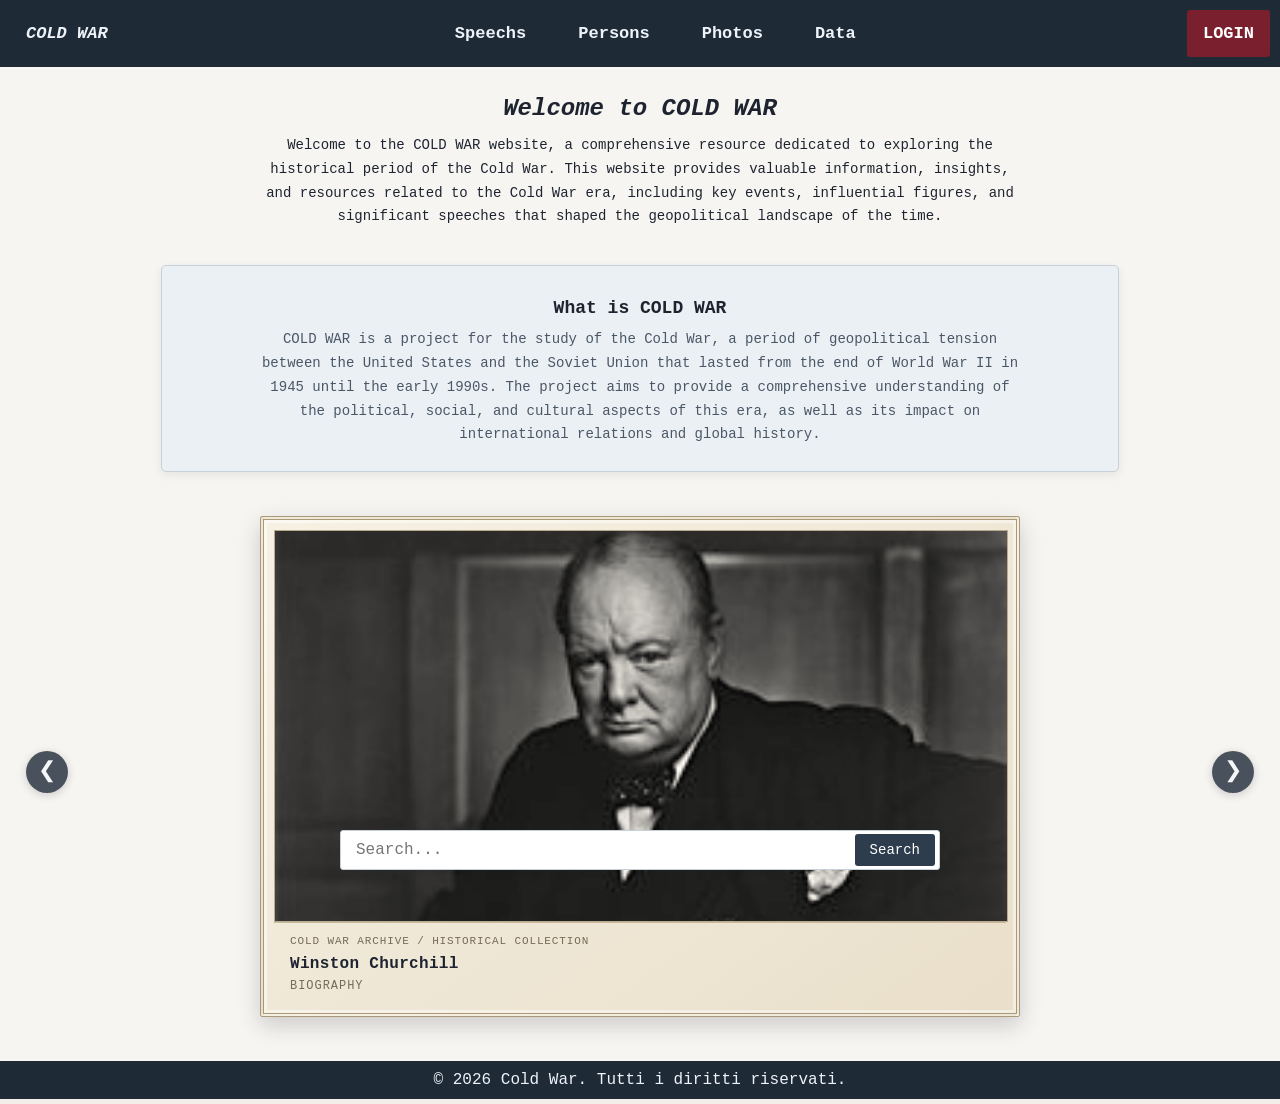
<file: index.html>
<!DOCTYPE html>

<html>
    <head> <!-- HEADER OF THE PAGE AND METADATAS IN DUBLIN CORE -->
        <link rel="stylesheet" href="css/myStyle.css">
        <script src="js/myScript.js" defer></script>
        <title>COLD WAR</title>
        <meta charset="UTF-8">
        <meta http-equiv="X-UA-Compatible" content="IE=edge">
        <meta name="viewport" content="width=device-width, initial-scale=1.0">
        <meta name="author" content="Matteo Pellitteri">
        <meta name="description" content="A project exploring the history, people, events, and speeches of the Cold War.">
        <meta name="DC.title" content="COLD WAR">
        <meta name="DC.creator" content="Matteo Pellitteri">
        <meta name="DC.subject" content="Cold War">
        <meta name="DC.description" content="A project exploring the history, people, events, and speeches of the Cold War.">
        <meta name="DC.publisher" content="COLD WAR">
        <meta name="DC.type" content="Text">
        <meta name="DC.format" content="text/html">
        <meta name="DC.language" content="en">
    </head>

    <body>
        <header>
            <nav class="navbar"> <!-- NAVIGATIONBAR ON THE TOP OF THE PAGE -->
                <div class="navbar_left"> <!-- LOGO OF THE PAGE -->
                    <a href="index.html" id="logo" title="HOME"><b>COLD WAR</b></a>
                </div>

                <div class="navbar_center"> <!-- NAVIGATION LINKS -->
                    <a href="speechs.html" title="SPEECHS"><b>Speechs</b></a>
                    <a href="persons.html" title="PERSONS"><b>Persons</b></a>
                    <a href="#" title="PHOTOS"><b>Photos</b></a>
                    <a href="metadata.html" title="METADATA"><b>Data</b></a>
                </div>

                <div class="navbar_right"> <!-- LOGIN LINK -->
                    <a href="login.html" id="login" title="LOGIN"><b>LOGIN</b></a>
                </div>
            </nav>
        </header>

        <main class="home-page">
            <section class="welcome"> <!-- WELCOME TO THE PAGE -->
                <h2>Welcome to COLD WAR</h2> <!-- INTRO -->

                <p>
                    Welcome to the COLD WAR website, a comprehensive resource dedicated to exploring the historical period 
                    of the Cold War. This website provides valuable information, insights, and resources related to the Cold 
                    War era, including key events, influential figures, and significant speeches that shaped the geopolitical 
                    landscape of the time.
                </p>
            </section>

            <section class="pagedescription"> <!-- PAGE DESCRIPTION -->
                <h3><b>What is COLD WAR</b></h3>

                <p>
                    COLD WAR is a project for the study of the Cold War, a period of geopolitical tension between the United 
                    States and the Soviet Union that lasted from the end of World War II in 1945 until the early 1990s. The 
                    project aims to provide a comprehensive understanding of the political, social, and cultural aspects of 
                    this era, as well as its impact on international relations and global history.
                </p>
            </section>

            <section class="slideshow"> <!-- IMPORTANT CONTENT SLIDESHOW -->
                <div class="card"> <!-- WINSTON CHURCHILL BIOGRAPHY -->
                    <a href="churchill.html" title="Winston Churchill">
                        <img src="photos/250px-Sir_Winston_Churchill_-_19086236948-2138968114.jpg" alt="Winston Churchill">
                        <div class="card_info">
                            <h3>Winston Churchill</h3>
                            <p>Biography</p>
                        </div>
                    </a>
                </div>

                <div class="card"> <!-- SINEWS OF PEACE SPEECH -->
                    <a href="sinewsofpeace.html" title="Sinews of peace">
                        <img src="photos/19460305_Winston_Churchill-The_Sinews_of_Peace-CHURCHILL-1124176289.jpg" alt="Winston Churchill delivering The Sinews of Peace">
                        <div class="card_info">
                            <h3>Sinews of peace</h3>
                            <p>Speech</p>
                        </div>
                    </a>
                </div>

                <div class="controls"> <!-- SLIDESHOW CONTROLS -->
                    <a class="prev" onclick="plusSlides(-1)">&#10094;</a>
                    <a class="next" onclick="plusSlides(1)">&#10095;</a>
                </div>

                <script src="js/slideshow.js"></script>
            </section>

            <section class="searchbar"> <!-- SEARCHBAR -->
                <form>
                    <input type="text" placeholder="Search...">
                    <button type="submit">Search</button>
                </form>
            </section>
        </main>

        <footer class="footer"> <!-- FOOTER AT THE BOTTON OF THE PAGE -->
            <p>&copy; 2026 Cold War. Tutti i diritti riservati.</p>
        </footer>
    </body>
</html>
</file>
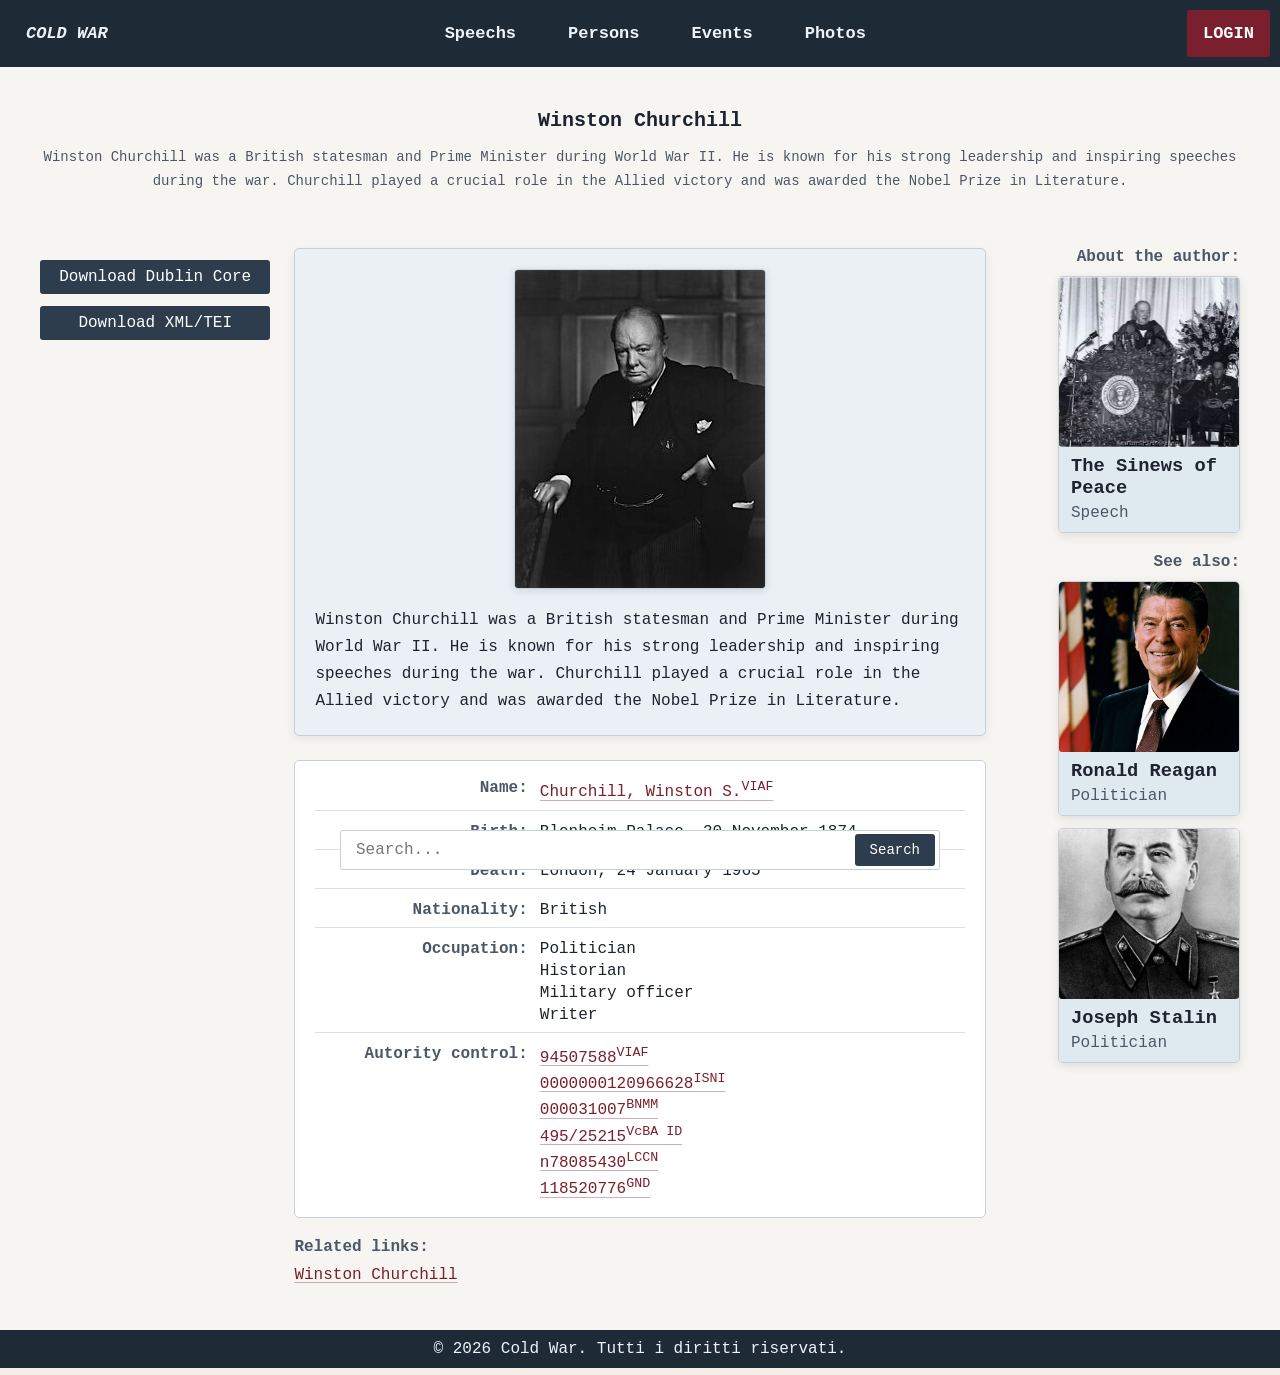
<file: churchill.html>
<!DOCTYPE html>

<html>
    <head> <!-- HEADER OF THE PAGE AND METADATAS IN DUBLIN CORE -->
        <link rel="stylesheet" href="css/myStyle.css">
        <script src="js/myScript.js" defer></script>
        <title>Winston Churchill</title>
        <meta charset="UTF-8">
        <meta http-equiv="X-UA-Compatible" content="IE=edge">
        <meta name="viewport" content="width=device-width, initial-scale=1.0">
        <meta name="author" content="Matteo Pellitteri">
        <meta name="description" content="A biographical profile of British statesman Winston Churchill, including key dates and links to related resources.">
        <meta name="DC.title" content="Winston Churchill">
        <meta name="DC.creator" content="Matteo Pellitteri">
        <meta name="DC.subject" content="Churchill, Winston S.">
        <meta name="DC.subject" content="Biography">
        <meta name="DC.description" content="A biographical profile of British statesman Winston Churchill, including key dates and links to related resources.">
        <meta name="DC.publisher" content="COLD WAR">
        <meta name="DC.coverage" content="1874-11-30/1965-01-24">
        <meta name="DC.identifier" content="https://viaf.org/en/viaf/94507588">
        <meta name="DC.type" content="Text">
        <meta name="DC.format" content="text/html">
        <meta name="DC.language" content="en">
    </head>

    <body>
        <header>
            <nav class="navbar"> <!-- NAVIGATIONBAR ON THE TOP OF THE PAGE -->
                <div class="navbar_left">
                    <a href="index.html" id="logo" title="HOME"><b>COLD WAR</b></a>
                </div>

                <div class="navbar_center"> <!-- NAVIGATION LINKS -->
                    <a href="speechs.html" title="SPEECHS"><b>Speechs</b></a>
                    <a href="persons.html" title="PERSONS"><b>Persons</b></a>
                    <a href="#" title="EVENTS"><b>Events</b></a>
                    <a href="#" title="PHOTOS"><b>Photos</b></a>
                </div>

                <div class="navbar_right">
                    <a href="login.html" id="login" title="LOGIN"><b>LOGIN</b></a>
                </div>
            </nav>
        </header>

        <main class="speech-page">
            <section class="pagedescription"> <!-- PAGE DESCRIPTION -->
                <h3><b>Winston Churchill</b></h3>
                <p>
                    Winston Churchill was a British statesman and Prime Minister during World War II. He is known for his strong 
                    leadership and inspiring speeches during the war. Churchill played a crucial role in the Allied victory and was 
                    awarded the Nobel Prize in Literature.
                </p>
            </section>

            <div class="speech-layout">
                <aside class="download-aside">
                    <a class="download-button" href="#" download>
                        Download Dublin Core
                    </a>
                    <a class="download-button" href="#" download>
                        Download XML/TEI
                    </a>
                </aside>

                <section class="speech-content">
                    <div class="speech-summary">

                        <img src="photos/250px-Sir_Winston_Churchill_-_19086236948-2138968114.jpg" alt="Winston Churchill">
                        <p>
                            Winston Churchill was a British statesman and Prime Minister during World War II. He is known for his strong 
                            leadership and inspiring speeches during the war. Churchill played a crucial role in the Allied victory and was 
                            awarded the Nobel Prize in Literature.
                        </p>
                    </div>

                    <section class="speechinfo"> <!-- SPEECH INFORMATION -->
                        <div>
                            <h4>Name: </h4>
                            <a href="https://viaf.org/en/viaf/94507588"><p>Churchill, Winston S.<sup>VIAF</sup></p></a>
                        </div>
                        <div>
                            <h4>Birth: </h4>
                            <p>Blenheim Palace, 30 November 1874</p>
                        </div>
                        <div>
                            <h4>Death: </h4>
                            <p>London, 24 January 1965</p>
                        </div>
                        <div>
                            <h4>Nationality: </h4>
                            <p>British</p>
                        </div>
                        <div>
                            <h4>Occupation: </h4>
                            <p>Politician</p>
                            <p>Historian</p>
                            <p>Military officer</p>
                            <p>Writer</p>
                        </div>
                        <!-- <div>
                            <h4>Wikipedia ID: </h4>
                        </div> -->
                        <div>
                            <h4>Autority control: </h4>
                            <a href="https://viaf.org/en/viaf/94507588"><p>94507588<sup>VIAF</sup></p></a>
                            <a 
                                href="https://isni.oclc.org/cbs/xslt/DB=1.2//CMD?ACT=SRCH&IKT=8006&TRM=ISN%3A000000
                                0120966628&TERMS_OF_USE_AGREED=Y&terms_of_use_agree=send&COOKIE=U50,KENDUSER,I28,B0028++++++,
                                SY,NISNI,D1.2,E25f862e7-a8,A,H1,,3-28,,30-41,,43-59,,65-70,,74-75,R93.70.85.189,FY">
                                <p>0000000120966628<sup>ISNI</sup></p>
                            </a>
                            <a href="https://catalogo.bn.gov.ar/F/?func=direct&local_base=BNA10&doc_number=000031007"><p>000031007<sup>BNMM</sup></p></a>
                            <a href="https://opac.vatlib.it/auth/detail/495_25215"><p>495/25215<sup>VcBA ID</sup></p></a>
                            <a href="https://id.loc.gov/authorities/names/n78085430.html"><p>n78085430<sup>LCCN</sup></p></a>
                            <a href="https://portal.dnb.de/opac.htm?method=simpleSearch&cqlMode=true&query=nid%3D118520776"><p>118520776<sup>GND</sup></p></a>
                
                        </div>
                    </section>
                    
                    <section class="related-links">
                        <h4>Related links: </h4>
                        <a href="https://en.wikipedia.org/wiki/Winston_Churchill" target="_blank">Winston Churchill</a>
                    </section>
                </section>

                <aside class="related-aside">
                    <h4>About the author: </h4>
                    <a href="sinewsofpeace.html" title="Sinews of Peace">
                        <img src="photos/19460305_Winston_Churchill-The_Sinews_of_Peace-CHURCHILL-1124176289.jpg" alt="Sinews of Peace">
                        <div class="card_info">
                            <h3>The Sinews of Peace</h3>
                            <p>Speech</p>
                        </div>
                    </a>
                    <h4>See also: </h4>
                    <a href="persons.html" title="Ronald Reagan">
                        <img src="photos/Official_Portrait_of_President_Reagan_1981-238184094.jpg" alt="Ronald Reagan">
                        <div class="card_info">
                            <h3>Ronald Reagan</h3>
                            <p>Politician</p>
                        </div>
                    </a>
                    <a href="persons.html" title="Joseph Stalin">
                        <img src="photos/960px-Joseph_Stalin_official_portrait-3719296060.jpg" alt="Joseph Stalin">
                        <div class="card_info">
                            <h3>Joseph Stalin</h3>
                            <p>Politician</p>
                        </div>
                    </a>
                </aside>
            </div>

            <section class="searchbar"> <!-- SEARCHBAR -->
                <form>
                    <input type="text" placeholder="Search...">
                    <button type="submit">Search</button>
                </form>
            </section>
        </main>

        <footer class="footer"> <!-- FOOTER AT THE BOTTON OF THE PAGE -->
            <p>&copy; 2026 Cold War. Tutti i diritti riservati.</p>
        </footer>
    </body>
</html>
</file>
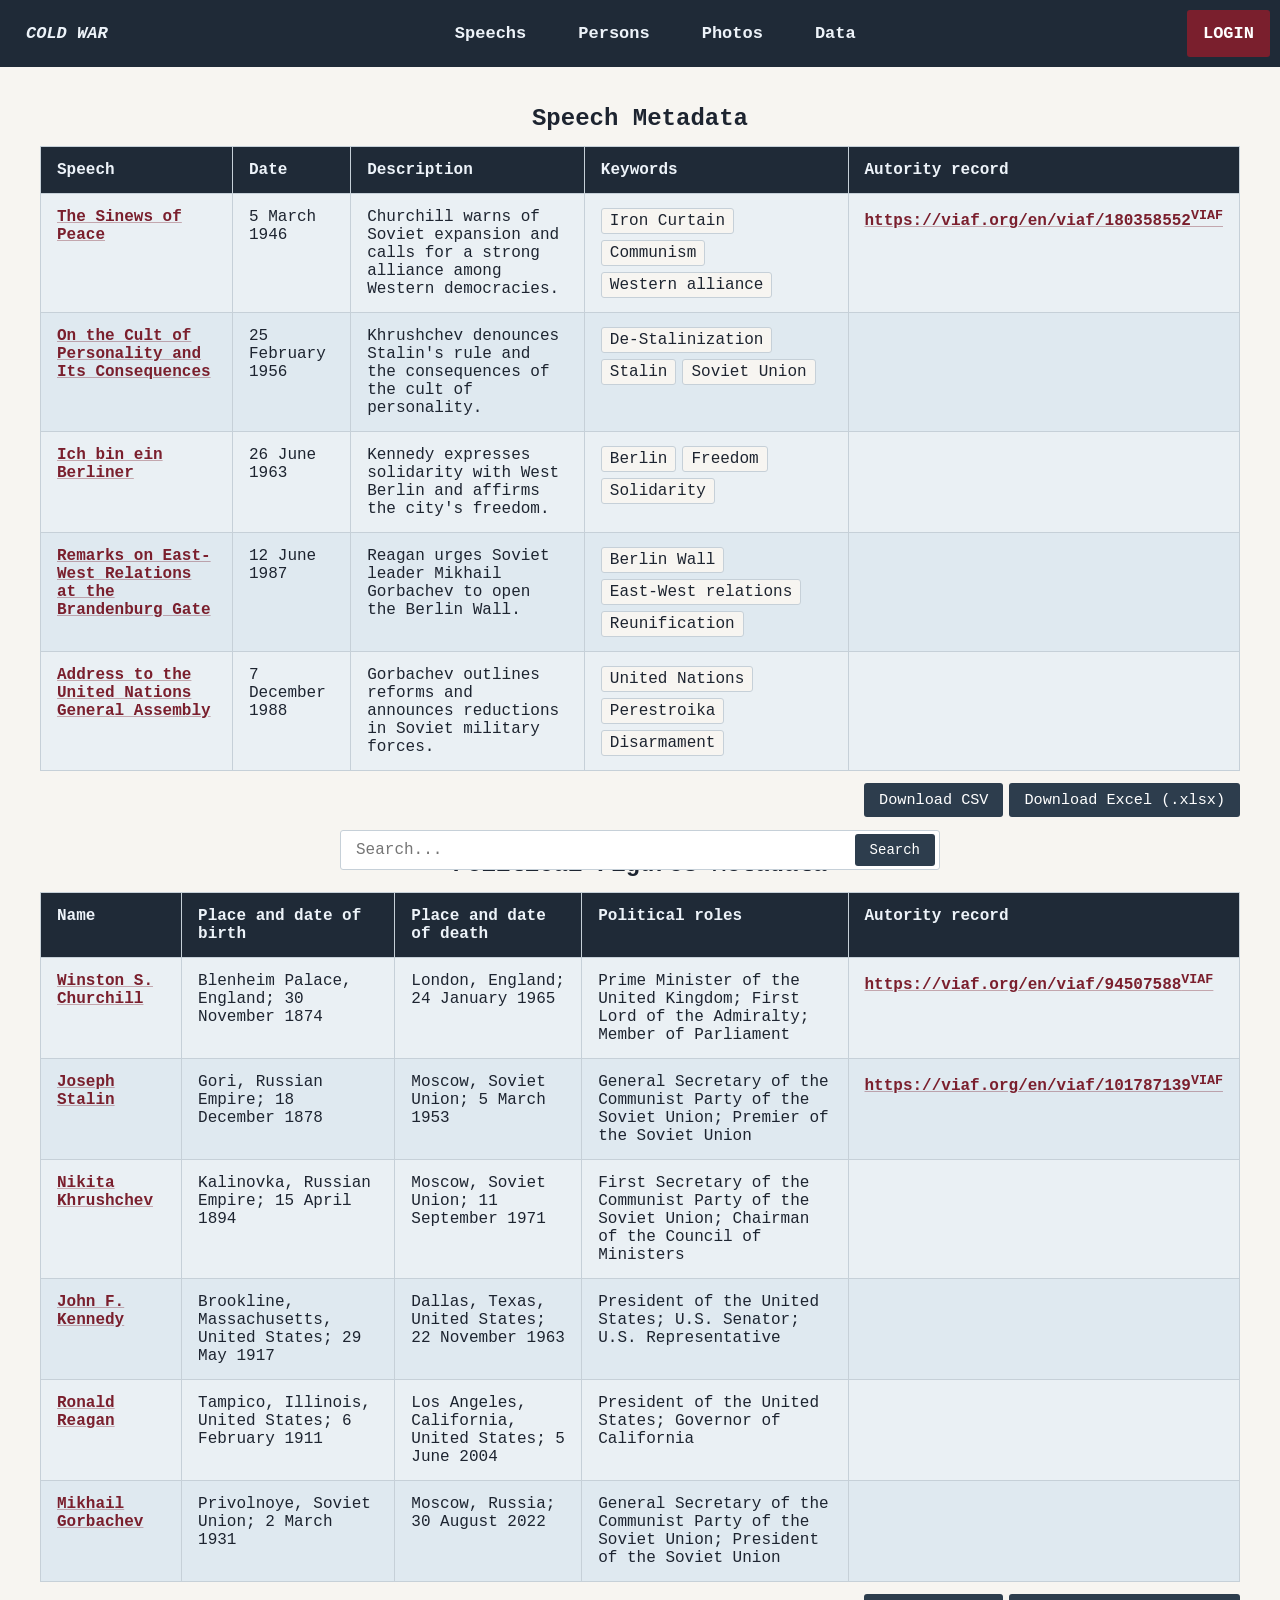
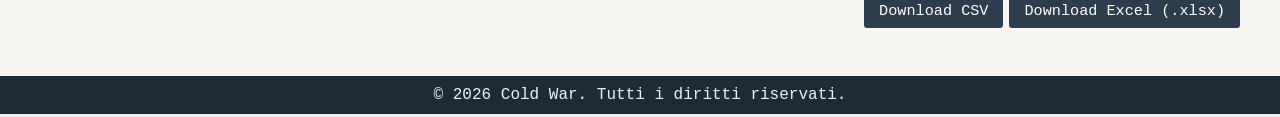
<file: metadata.html>
<!DOCTYPE html>

<html>
    <head> <!-- HEADER OF THE PAGE AND METADATAS IN DUBLIN CORE -->
        <link rel="stylesheet" href="css/myStyle.css">
        <script src="js/myScript.js" defer></script>
        <script src="js/metadata-export.js" defer></script>
        <title>Cold War Resource Metadata</title>
        <meta charset="UTF-8">
        <meta http-equiv="X-UA-Compatible" content="IE=edge">
        <meta name="viewport" content="width=device-width, initial-scale=1.0">
        <meta name="author" content="Matteo Pellitteri">
        <meta name="description" content="Metadata for speeches and other resources about the Cold War.">
        <meta name="DC.title" content="Cold War Resource Metadata">
        <meta name="DC.creator" content="Matteo Pellitteri">
        <meta name="DC.subject" content="Cold War; speeches; Dublin Core">
        <meta name="DC.description" content="Metadata describing speeches and other resources about the Cold War.">
        <meta name="DC.publisher" content="COLD WAR">
        <meta name="DC.type" content="Text">
        <meta name="DC.format" content="text/html">
        <meta name="DC.language" content="en">
    </head>

    <body>
        <header>
            <nav class="navbar"> <!-- NAVIGATIONBAR ON THE TOP OF THE PAGE -->
                <div class="navbar_left">
                    <a href="index.html" id="logo" title="HOME"><b>COLD WAR</b></a>
                </div>

                <div class="navbar_center"> <!-- NAVIGATION LINKS -->
                    <a href="speechs.html" title="SPEECHS"><b>Speechs</b></a>
                    <a href="persons.html" title="PERSONS"><b>Persons</b></a>
                    <a href="#" title="PHOTOS"><b>Photos</b></a>
                    <a href="metadata.html" title="METADATA"><b>Data</b></a>
                </div>

                <div class="navbar_right">
                    <a href="login.html" id="login" title="LOGIN"><b>LOGIN</b></a>
                </div>
            </nav>
        </header>

        <main>
            <div class="metadata-table-wrapper">
                <table class="metadata-table">
                    <caption>Speech Metadata</caption>
                    <thead>
                        <tr>
                            <th scope="col">Speech</th>
                            <th scope="col">Date</th>
                            <th scope="col">Description</th>
                            <th scope="col">Keywords</th>
                            <th scope="col">Autority record</th>
                        </tr>
                    </thead>
                    <tbody>
                        <tr>
                            <td><a href="sinewsofpeace.html"><p>The Sinews of Peace</p></a></td>
                            <td><time datetime="1946-03-05">5 March 1946</time></td>
                            <td>Churchill warns of Soviet expansion and calls for a strong alliance among Western democracies.</td>
                            <td>
                                <ul class="metadata-keywords">
                                    <li>Iron Curtain</li>
                                    <li>Communism</li>
                                    <li>Western alliance</li>
                                </ul>
                            </td>
                            <td><a href="https://viaf.org/en/viaf/180358552">https://viaf.org/en/viaf/180358552<sup>VIAF</sup></a></td>
                        </tr>
                        <tr>
                            <td><a href="#"><p>On the Cult of Personality and Its Consequences</p></a></td>
                            <td><time datetime="1956-02-25">25 February 1956</time></td>
                            <td>Khrushchev denounces Stalin's rule and the consequences of the cult of personality.</td>
                            <td>
                                <ul class="metadata-keywords">
                                    <li>De-Stalinization</li>
                                    <li>Stalin</li>
                                    <li>Soviet Union</li>
                                </ul>
                            </td>
                            <td><a href="#"></a></td>
                        </tr>
                        <tr>
                            <td><a href="#"><p>Ich bin ein Berliner</p></a></td>
                            <td><time datetime="1963-06-26">26 June 1963</time></td>
                            <td>Kennedy expresses solidarity with West Berlin and affirms the city's freedom.</td>
                            <td>
                                <ul class="metadata-keywords">
                                    <li>Berlin</li>
                                    <li>Freedom</li>
                                    <li>Solidarity</li>
                                </ul>
                            </td>
                            <td><a href="#"></a></td>
                        </tr>
                        <tr>
                            <td><a href="#"><p>Remarks on East-West Relations at the Brandenburg Gate</p></a></td>
                            <td><time datetime="1987-06-12">12 June 1987</time></td>
                            <td>Reagan urges Soviet leader Mikhail Gorbachev to open the Berlin Wall.</td>
                            <td>
                                <ul class="metadata-keywords">
                                    <li>Berlin Wall</li>
                                    <li>East-West relations</li>
                                    <li>Reunification</li>
                                </ul>
                            </td>
                            <td><a href=""></a></td>
                        </tr>
                        <tr>
                            <td><a href="#"><p>Address to the United Nations General Assembly</p></a></td>
                            <td><time datetime="1988-12-07">7 December 1988</time></td>
                            <td>Gorbachev outlines reforms and announces reductions in Soviet military forces.</td>
                            <td>
                                <ul class="metadata-keywords">
                                    <li>United Nations</li>
                                    <li>Perestroika</li>
                                    <li>Disarmament</li>
                                </ul>
                            </td>
                            <td><a href="#"></a></td>
                        </tr>
                    </tbody>
                </table>
                <div class="metadata-export-controls" aria-label="Download speech metadata">
                    <button class="download-button" type="button" data-export-format="csv">Download CSV</button>
                    <button class="download-button" type="button" data-export-format="xlsx">Download Excel (.xlsx)</button>
                </div>
            </div>

            <div class="metadata-table-wrapper">
                <table class="metadata-table">
                    <caption>Political Figures Metadata</caption>
                    <thead>
                        <tr>
                            <th scope="col">Name</th>
                            <th scope="col">Place and date of birth</th>
                            <th scope="col">Place and date of death</th>
                            <th scope="col">Political roles</th>
                            <th scope="col">Autority record</th>
                        </tr>
                    </thead>
                    <tbody>
                        <tr>
                            <td><a href="churchill.html"><p>Winston S. Churchill</p></a></td>
                            <td>Blenheim Palace, England; <time datetime="1874-11-30">30 November 1874</time></td>
                            <td>London, England; <time datetime="1965-01-24">24 January 1965</time></td>
                            <td>Prime Minister of the United Kingdom; First Lord of the Admiralty; Member of Parliament</td>
                            <td><a href="https://viaf.org/en/viaf/94507588">https://viaf.org/en/viaf/94507588<sup>VIAF</sup></a></td>
                        </tr>
                        <tr>
                            <td><a href="#"><p>Joseph Stalin</p></a></td>
                            <td>Gori, Russian Empire; <time datetime="1878-12-18">18 December 1878</time></td>
                            <td>Moscow, Soviet Union; <time datetime="1953-03-05">5 March 1953</time></td>
                            <td>General Secretary of the Communist Party of the Soviet Union; Premier of the Soviet Union</td>
                            <td><a href="https://viaf.org/en/viaf/101787139">https://viaf.org/en/viaf/101787139<sup>VIAF</sup></a></td>
                        </tr>
                        <tr>
                            <td><a href="#"><p>Nikita Khrushchev</p></a></td>
                            <td>Kalinovka, Russian Empire; <time datetime="1894-04-15">15 April 1894</time></td>
                            <td>Moscow, Soviet Union; <time datetime="1971-09-11">11 September 1971</time></td>
                            <td>First Secretary of the Communist Party of the Soviet Union; Chairman of the Council of Ministers</td>
                            <td><a href="#"></a></td>
                        </tr>
                        <tr>
                            <td><a href="#"><p>John F. Kennedy</p></a></td>
                            <td>Brookline, Massachusetts, United States; <time datetime="1917-05-29">29 May 1917</time></td>
                            <td>Dallas, Texas, United States; <time datetime="1963-11-22">22 November 1963</time></td>
                            <td>President of the United States; U.S. Senator; U.S. Representative</td>
                            <td><a href="#"></a></td>
                        </tr>
                        <tr>
                            <td><a href="#"><p>Ronald Reagan</p></a></td>
                            <td>Tampico, Illinois, United States; <time datetime="1911-02-06">6 February 1911</time></td>
                            <td>Los Angeles, California, United States; <time datetime="2004-06-05">5 June 2004</time></td>
                            <td>President of the United States; Governor of California</td>
                            <td><a href="#"></a></td>
                        </tr>
                        <tr>
                            <td><a href="#"><p>Mikhail Gorbachev</p></a></td>
                            <td>Privolnoye, Soviet Union; <time datetime="1931-03-02">2 March 1931</time></td>
                            <td>Moscow, Russia; <time datetime="2022-08-30">30 August 2022</time></td>
                            <td>General Secretary of the Communist Party of the Soviet Union; President of the Soviet Union</td>
                            <td><a href="#"></a></td>
                        </tr>
                    </tbody>
                </table>
                <div class="metadata-export-controls" aria-label="Download political figures metadata">
                    <button class="download-button" type="button" data-export-format="csv">Download CSV</button>
                    <button class="download-button" type="button" data-export-format="xlsx">Download Excel (.xlsx)</button>
                </div>
            </div>

            <section class="searchbar"> <!-- SEARCHBAR -->
                <form>
                    <input type="text" placeholder="Search...">
                    <button type="submit">Search</button>
                </form>
            </section>
        </main>

        <footer class="footer"> <!-- FOOTER AT THE BOTTON OF THE PAGE -->
            <p>&copy; 2026 Cold War. Tutti i diritti riservati.</p>
        </footer>
    </body>
</html>
</file>
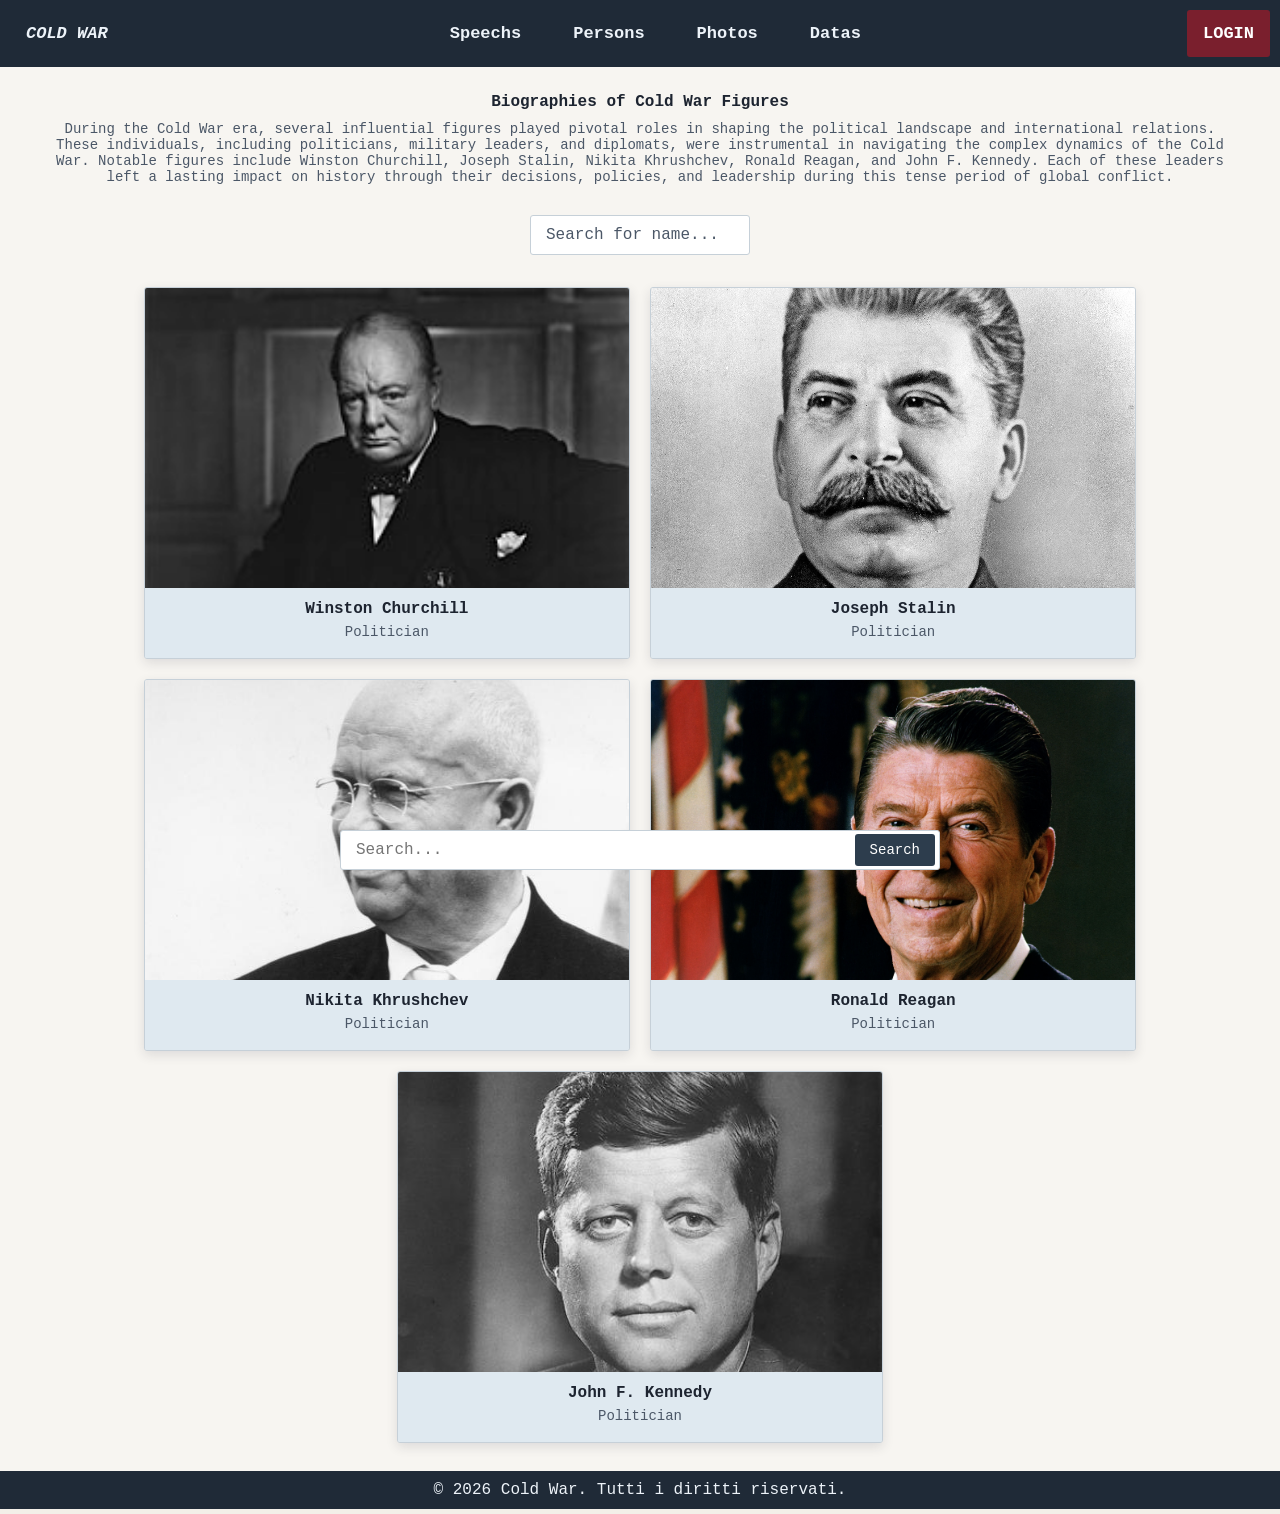
<file: persons.html>
<!DOCTYPE html>

<html>
    <head> <!-- HEADER OF THE PAGE AND METADATAS IN DUBLIN CORE -->
        <link rel="stylesheet" href="css/myStyle.css">
        <script src="js/myScript.js" defer></script>
        <title>People of the Cold War</title>
        <meta charset="UTF-8">
        <meta http-equiv="X-UA-Compatible" content="IE=edge">
        <meta name="viewport" content="width=device-width, initial-scale=1.0">
        <meta name="author" content="Matteo Pellitteri">
        <meta name="description" content="Discover biographies of influential political figures from the Cold War era.">
        <meta name="DC.title" content="People of the Cold War">
        <meta name="DC.creator" content="Matteo Pellitteri">
        <meta name="DC.subject" content="Cold War leaders">
        <meta name="DC.description" content="Biographies of influential political figures who shaped the Cold War era.">
        <meta name="DC.publisher" content="COLD WAR">
        <meta name="DC.type" content="Collection">
        <meta name="DC.format" content="text/html">
        <meta name="DC.language" content="en">
    </head>

    <body>
        <header>
            <nav class="navbar"> <!-- NAVIGATIONBAR ON THE TOP OF THE PAGE -->
                <div class="navbar_left">
                    <a href="index.html" id="logo" title="HOME"><b>COLD WAR</b></a>
                </div>

                <div class="navbar_center"> <!-- NAVIGATION LINKS -->
                    <a href="speechs.html" title="SPEECHS"><b>Speechs</b></a>
                    <a href="persons.html" title="PERSONS"><b>Persons</b></a>
                    <a href="#" title="PHOTOS"><b>Photos</b></a>
                    <a href="metadata.html" title="METADATA"><b>Datas</b></a>
                </div>

                <div class="navbar_right">
                    <a href="login.html" id="login" title="LOGIN"><b>LOGIN</b></a>
                </div>
            </nav>
        </header>

        <main>
            <section class="pagedescription"> <!-- PAGE DESCRIPTION -->
                <h3><b>Biographies of Cold War Figures</b></h3>

                <p>
                    During the Cold War era, several influential figures played pivotal roles in shaping the political landscape 
                    and international relations. These individuals, including politicians, military leaders, and diplomats, were 
                    instrumental in navigating the complex dynamics of the Cold War. Notable figures include Winston Churchill, 
                    Joseph Stalin, Nikita Khrushchev, Ronald Reagan, and John F. Kennedy. Each of these leaders left a lasting
                    impact on history through their decisions, policies, and leadership during this tense period of global 
                    conflict.
                </p>
            </section>

            <section class="filters"> <!-- FILTERS SECTION -->
                <input type="text" id="myName" onkeyup="myFunctionName()" placeholder="Search for name..." title="NAME">
                
                <script src="js/filters.js"></script>
            </section>

            <section class="cards persons-cards" id="myCards"> <!-- BIOGRAPHIES -->
                <div class="card"> <!-- WINSTON CHURCHILL BIOGRAPHY -->
                    <a href="churchill.html" title="Winston Churchill">
                        <img src="photos/250px-Sir_Winston_Churchill_-_19086236948-2138968114.jpg" alt="Winston Churchill">
                        <div class="card_info">
                            <h3>Winston Churchill</h3>
                            <p>Politician</p>
                        </div>
                    </a>
                </div>

                <div class="card"> <!-- SINEWS OF PEACE SPEECH -->
                    <a href="persons.html" title="Joseph Stalin">
                        <img src="photos/960px-Joseph_Stalin_official_portrait-3719296060.jpg" alt="Joseph Stalin">
                        <div class="card_info">
                            <h3>Joseph Stalin</h3>
                            <p>Politician</p>
                        </div>
                    </a>
                </div>

                <div class="card"> <!-- NIKITA KHRUSHCHEV BIOGRAPHY -->
                    <a href="persons.html" title="Nikita Khrushchev">
                        <img src="photos/Bundesarchiv_Bild_183-B0628-0015-035,_Nikita_S._Chruschtschow-1672508717.jpg" alt="Nikita Khrushchev">
                        <div class="card_info">
                            <h3>Nikita Khrushchev</h3>
                            <p>Politician</p>
                        </div>
                    </a>
                </div>

                <div class="card"> <!-- WINSTON CHURCHILL BIOGRAPHY -->
                    <a href="persons.html" title="Ronald Reagan">
                        <img src="photos/Official_Portrait_of_President_Reagan_1981-238184094.jpg" alt="Ronald Reagan">
                        <div class="card_info">
                            <h3>Ronald Reagan</h3>
                            <p>Politician</p>
                        </div>
                    </a>
                </div>

                <div class="card"> <!-- WINSTON CHURCHILL BIOGRAPHY -->
                    <a href="persons.html" title="John F. Kennedy">
                        <img src="photos/1310791-John_Fitzgerald_Kennedy-3830969707.jpg" alt="John F. Kennedy">
                        <div class="card_info">
                            <h3>John F. Kennedy</h3>
                            <p>Politician</p>
                        </div>
                    </a>
                </div>
            </section>

            <section class="searchbar"> <!-- SEARCHBAR -->
                <form>
                    <input type="text" placeholder="Search...">
                    <button type="submit">Search</button>
                </form>
            </section>
        </main>

        <footer class="footer"> <!-- FOOTER AT THE BOTTON OF THE PAGE -->
            <p>&copy; 2026 Cold War. Tutti i diritti riservati.</p>
        </footer>
    </body>
</html>
</file>
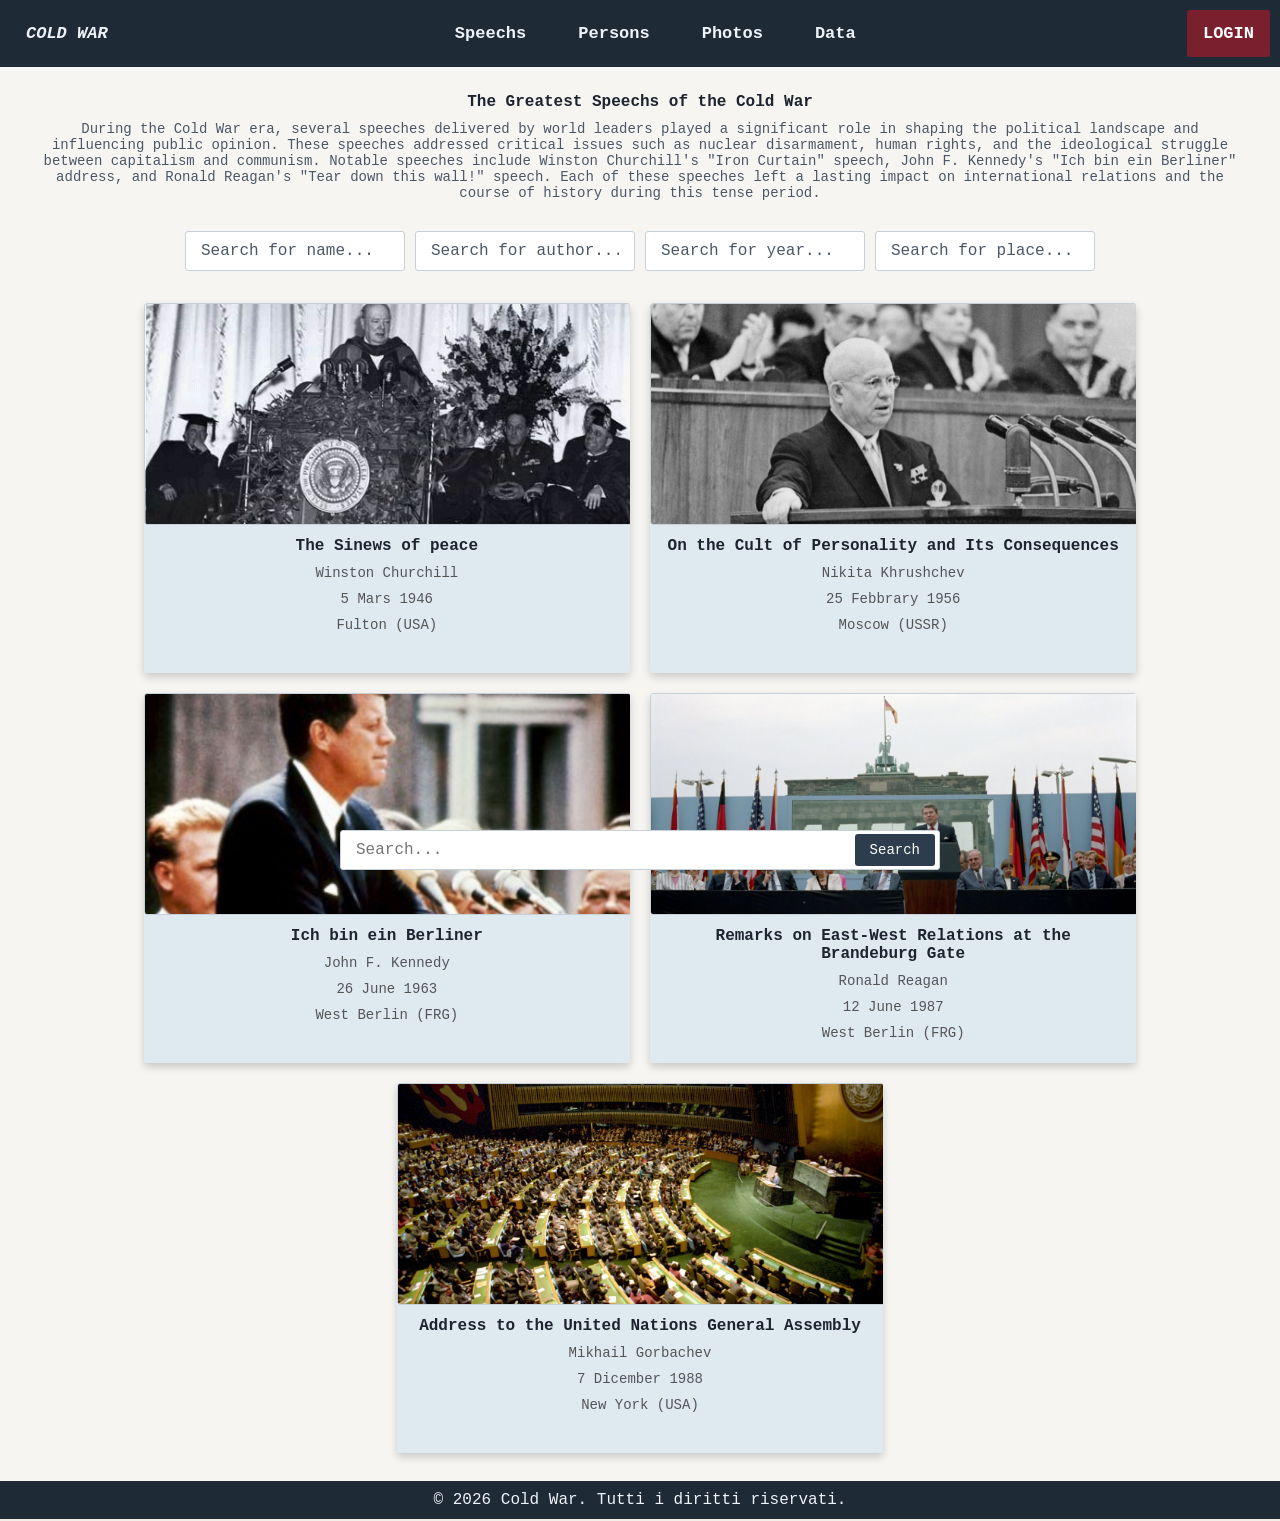
<file: speechs.html>
<!DOCTYPE html>

<html>
    <head> <!-- HEADER OF THE PAGE AND METADATAS IN DUBLIN CORE -->
        <link rel="stylesheet" href="css/myStyle.css">
        <script src="js/myScript.js" defer></script>
        <title>Speeches of the Cold War</title>
        <meta charset="UTF-8">
        <meta http-equiv="X-UA-Compatible" content="IE=edge">
        <meta name="viewport" content="width=device-width, initial-scale=1.0">
        <meta name="author" content="Matteo Pellitteri">
        <meta name="description" content="Explore speeches by world leaders that shaped Cold War politics and public opinion.">
        <meta name="DC.title" content="Speeches of the Cold War">
        <meta name="DC.creator" content="Matteo Pellitteri">
        <meta name="DC.subject" content="Cold War speeches">
        <meta name="DC.description" content="A collection of speeches by world leaders that shaped Cold War politics and public opinion.">
        <meta name="DC.publisher" content="COLD WAR">
        <meta name="DC.type" content="Collection">
        <meta name="DC.format" content="text/html">
        <meta name="DC.language" content="en">
    </head>

    <body>
        <header>
            <nav class="navbar"> <!-- NAVIGATIONBAR ON THE TOP OF THE PAGE -->
                <div class="navbar_left">
                    <a href="index.html" id="logo" title="HOME"><b>COLD WAR</b></a>
                </div>

                <div class="navbar_center"> <!-- NAVIGATION LINKS -->
                    <a href="speechs.html" title="SPEECHS"><b>Speechs</b></a>
                    <a href="persons.html" title="PERSONS"><b>Persons</b></a>
                    <a href="#" title="PHOTOS"><b>Photos</b></a>
                    <a href="metadata.html" title="METADATA"><b>Data</b></a>
                </div>

                <div class="navbar_right">
                    <a href="login.html" id="login" title="LOGIN"><b>LOGIN</b></a>
                </div>
            </nav>
        </header>

        <main>
            <section class="pagedescription"> <!-- PAGE DESCRIPTION -->
                <h3><b>The Greatest Speechs of the Cold War</b></h3>

                <p>
                    During the Cold War era, several speeches delivered by world leaders played a significant role in shaping the political 
                    landscape and influencing public opinion. These speeches addressed critical issues such as nuclear disarmament, human 
                    rights, and the ideological struggle between capitalism and communism. Notable speeches include Winston Churchill's 
                    "Iron Curtain" speech, John F. Kennedy's "Ich bin ein Berliner" address, and Ronald Reagan's "Tear down this wall!" 
                    speech. Each of these speeches left a lasting impact on international relations and the course of history during this 
                    tense period.
                </p>
            </section>

            <section class="filters"> <!-- FILTERS SECTION -->
                <input type="text" id="myName" onkeyup="myFunctionName()" placeholder="Search for name..." title="NAME">
                <input type="text" id="myAuthor" onkeyup="myFunctionAuthor()" placeholder="Search for author..." title="AUTHOR">
                <input type="text" id="myYear" onkeyup="myFunctionYear()" placeholder="Search for year..." title="YEAR">
                <input type="text" id="myPlace" onkeyup="myFunctionPlace()" placeholder="Search for place..." title="PLACE">

                <script src="js/filters.js"></script>
            </section>

            <section class="cards" id="myCards"> <!-- SPEECHS -->
                <div class="card"> <!-- CHURCHILL SPEECH -->
                    <a href="sinewsofpeace.html" title="The Sinews of peace">
                        <img src="photos/19460305_Winston_Churchill-The_Sinews_of_Peace-CHURCHILL-1124176289.jpg" alt="The Sinews of peace">
                        <div class="card_info">
                            <h3 id="name">The Sinews of peace</h3>
                            <p id="author">Winston Churchill</p>
                            <p id="year">5 Mars 1946</p>
                            <p id="place">Fulton (USA)</p>
                        </div>
                    </a>
                </div>

                <div class="card"> <!-- KHRUSHCHEV SPEECH -->
                    <a href="persons.html" title="On the Cult of Personality and Its Consequences">
                        <img src="photos/nikita-kruschev-gives-his-landmark-speech-in-1956-on-the-v0-3q1gxo9dm9ka1-3589061922.png" alt="On the Cult of Personality and Its Consequences">
                        <div class="card_info">
                            <h3>On the Cult of Personality and Its Consequences</h3>
                            <p>Nikita Khrushchev</p>
                            <p>25 Febbrary 1956</p>
                            <p>Moscow (USSR)</p>
                        </div>
                    </a>
                </div>

                <div class="card"> <!-- KENNEDY SPEECH -->
                    <a href="persons.html" title="Ich bin ein Berliner">
                        <img src="photos/13.08.27.Ich-bin-ein-Berliner-speech-close-1365113971.jpg" alt="Ich bin ein Berliner">
                        <div class="card_info">
                            <h3>Ich bin ein Berliner</h3>
                            <p>John F. Kennedy</p>
                            <p>26 June 1963</p>
                            <p>West Berlin (FRG)</p>
                        </div>
                    </a>
                </div>

                <div class="card"> <!-- REAGAN SPEECH -->
                    <a href="persons.html" title="Remarks on East-West Relations at the Brandeburg Gate">
                        <img src="photos/GtQYELaagAAorCy-2211432861.jpg" alt="Remarks on East-West Relations at the Brandeburg Gate">
                        <div class="card_info">
                            <h3>Remarks on East-West Relations at the Brandeburg Gate</h3>
                            <p>Ronald Reagan</p>
                            <p>12 June 1987</p>
                            <p>West Berlin (FRG)</p>
                        </div>
                    </a>
                </div>

                <div class="card"> <!-- REAGAN SPEECH -->
                    <a href="persons.html" title="Address to the United Nations General Assembly">
                        <img src="photos/mikhailgorbachevunga1988.jpg" alt="Address to the United Nations General Assembly">
                        <div class="card_info">
                            <h3>Address to the United Nations General Assembly</h3>
                            <p>Mikhail Gorbachev</p>
                            <p>7 Dicember 1988</p>
                            <p>New York (USA)</p>
                        </div>
                    </a>
                </div>
            </section>

            <section class="searchbar"> <!-- SEARCHBAR -->
                <form>
                    <input type="text" placeholder="Search...">
                    <button type="submit">Search</button>
                </form>
            </section>
        </main>

        <footer class="footer"> <!-- FOOTER AT THE BOTTON OF THE PAGE -->
            <p>&copy; 2026 Cold War. Tutti i diritti riservati.</p>
        </footer>
    </body>
</html>
</file>
<file: css/myStyle.css>
:root {
    --page-bg: #f3efe8;
    --panel-bg: #f7f5f1;
    --navbar-bg: #1f2a37;
    --navbar-link: #edf3f9;
    --text: #1d2430;
    --muted: #4b5767;
    --accent: #7a1f2d;
    --accent-hover: #5b1724;
    --card-bg: #eaf0f4;
    --card-header: #dfe9f0;
    --button-bg: #2d3d4d;
    --button-text: #ffffff;
    --button-hover: #465d73;
    --border: #c6d0d8;
    --controls-bg: rgba(31, 42, 55, 0.8);
    --controls-text: #f5f7fa;
}

* {
    margin: 0;
    padding: 0;
}

body {
    min-height: 100vh;
    display: flex;
    flex-direction: column;
    background-color: var(--page-bg);
    color: var(--text);
    font-family: Consolas, "Courier New", monospace;
}

h1,
h2,
h3,
h4,
h5,
h6,
button,
#login,
.download-button,
.controls a {
    font-family: "Cascadia Code", Consolas, monospace;
}

button,
input {
    font-family: inherit;
}

main {
    padding: 14px 16px;
    text-align: center;
    background-color: var(--panel-bg);
}

/* TOP NAVIGATION BAR STYLE */

#logo {
    font-style: italic;
}

.navbar {
    display: flex;
    justify-items: center;
    justify-content: space-between;
    position: relative;
    overflow: hidden;
    background-color: var(--navbar-bg);
    text-align: center;
}

.navbar a {
    float: left;
    padding: 14px 16px;
    text-decoration: none;
    font-size: 17px;
    color: var(--navbar-link);
    margin: 10px;
    position: relative;
}

.navbar .navbar_center a:hover {
  background-color: rgba(255, 255, 255, 0.12);
  color: var(--navbar-link);
}

#login {
    border-radius: 3px;
    background-color: var(--accent);
    color: var(--button-text);
}

#login:hover {
    background-color: var(--accent-hover);
    color: var(--button-text);
}

.download-button {
    display: inline-block;
    margin: 12px 6px;
    padding: 8px 15px;
    border-radius: 3px;
    background-color: var(--button-bg);
    color: var(--button-text);
    text-decoration: none;
    transition: background-color 0.3s ease;
}

.download-button:hover {
    background-color: var(--button-hover);
}

.speech-layout {
    display: grid;
    grid-template-columns: minmax(150px, 1fr) minmax(0, 3fr) minmax(150px, 1fr);
    grid-template-areas: "downloads content related";
    align-items: start;
    gap: 24px;
    margin: 24px auto;
    max-width: 1200px;
    text-align: left;
}

.download-aside {
    grid-area: downloads;
}

.download-aside .download-button {
    display: block;
    box-sizing: border-box;
    width: 100%;
    margin: 12px 0;
    text-align: center;
}

.speech-content {
    grid-area: content;
    min-width: 0;
}

.speech-summary {
    margin-bottom: 24px;
}

.speechinfo {
    display: grid;
    gap: 12px;
    text-align: left;
}

.speechinfo > div {
    display: grid;
    grid-template-columns: minmax(100px, 1fr) minmax(0, 2fr);
    column-gap: 12px;
    row-gap: 4px;
    align-items: start;
}

.speechinfo h4 {
    grid-column: 1;
    text-align: right;
}

.speechinfo > div > p,
.speechinfo > div > a {
    grid-column: 2;
}

.speechinfo p {
    margin: 0;
}

.related-aside {
    grid-area: related;
    text-align: right;
}

.related-aside > a {
    display: block;
    width: 100%;
    max-width: 180px;
    margin-left: auto;
}

.related-aside img {
    display: block;
    width: 100%;
    height: 170px;
    object-fit: cover;
    border-radius: 3px;
}

.speech-page .pagedescription {
    padding-top: 18px;
    padding-bottom: 20px;
}

.speech-page .pagedescription h3 {
    font-size: 20px;
    margin-bottom: 14px;
}

.speech-page .pagedescription p,
.speech-page .speech-summary p {
    line-height: 1.7;
}

.speech-page .speech-summary {
    padding: 20px;
    border: 1px solid var(--border);
    border-radius: 5px;
    background-color: var(--card-bg);
    box-shadow: 0 3px 10px rgba(29, 36, 48, 0.08);
}

.speech-page .speechtext {
    margin-top: 24px;
    box-sizing: border-box;
    height: 480px;
    max-height: 70vh;
    overflow-y: auto;
    padding: 20px;
    border: 1px solid var(--border);
    border-radius: 5px;
    background-color: var(--card-bg);
    box-shadow: 0 3px 10px rgba(29, 36, 48, 0.08);
    line-height: 1.7;
}

.speech-page .speechtext h4 {
    margin-bottom: 14px;
}

.speech-page .speechtext p {
    margin-bottom: 14px;
}

.speech-page .speechtext p:last-child {
    margin-bottom: 0;
}

.speech-page .speech-summary img {
    display: block;
    max-width: 100%;
    max-height: 360px;
    width: auto;
    height: auto;
    margin: 0 auto 18px;
    border: 1px solid var(--border);
    border-radius: 4px;
    box-shadow: 0 2px 8px rgba(29, 36, 48, 0.12);
}

.speech-page .speechinfo {
    padding: 18px 20px;
    border: 1px solid var(--border);
    border-radius: 5px;
    background-color: #fff;
}

.speech-page .speechinfo > div {
    padding-bottom: 8px;
    border-bottom: 1px solid rgba(198, 208, 216, 0.65);
}

.speech-page .speechinfo > div:last-child {
    padding-bottom: 0;
    border-bottom: 0;
}

.speech-page .speechinfo h4 {
    color: var(--muted);
}

.speech-location {
    margin-top: 20px;
}

.speech-location h4 {
    margin-bottom: 10px;
    color: var(--muted);
}

#speech-map {
    height: 360px;
    border: 1px solid var(--border);
    border-radius: 5px;
    z-index: 0;
}

.speech-page .speechinfo a,
.speech-page .related-links a {
    color: var(--accent);
    text-decoration-color: rgba(122, 31, 45, 0.35);
    text-underline-offset: 3px;
}

.speech-page .speechinfo a:hover,
.speech-page .related-links a:hover {
    color: var(--accent-hover);
    text-decoration-color: currentColor;
}

.speech-page .related-links {
    margin-top: 20px;
}

.speech-page .related-links h4,
.speech-page .related-aside > h4 {
    margin-bottom: 10px;
    color: var(--muted);
}

.speech-page .related-links a {
    display: inline-block;
    margin: 0 12px 8px 0;
}

.speech-page .related-aside > h4:not(:first-child) {
    margin-top: 20px;
}

.speech-page .related-aside > a {
    overflow: hidden;
    border: 1px solid var(--border);
    border-radius: 5px;
    background-color: var(--card-bg);
    box-shadow: 0 3px 10px rgba(29, 36, 48, 0.1);
    text-align: left;
    text-decoration: none;
    transition: box-shadow 0.25s ease;
}

.speech-page .related-aside > a + a {
    margin-top: 12px;
}

.speech-page .related-aside > a:hover {
    box-shadow: 0 6px 16px rgba(29, 36, 48, 0.18);
}

.speech-page .related-aside .card_info {
    padding: 8px 12px 10px;
}

.speech-page .related-aside .card_info h3 {
    margin: 0 0 5px;
    font-weight: 600;
}

.speech-page .related-aside .card_info p {
    margin: 0;
    color: var(--muted);
}

@media (max-width: 800px) {
    .speech-layout {
        grid-template-columns: minmax(0, 1fr);
        grid-template-areas:
            "content"
            "downloads"
            "related";
        gap: 16px;
    }

    .related-aside {
        text-align: left;
    }

    .related-aside > a {
        margin-left: 0;
    }

    .speechinfo > div {
        grid-template-columns: minmax(90px, 1fr) minmax(0, 2fr);
        column-gap: 8px;
    }
}

/* PAGE DESCRIPTION AND TEXT */

.welcome {
    text-align: center;
    padding: 2px 16px;
}

.welcome h2 {
    font-style: italic;
    text-decoration: none;
    color: var(--text);
    margin: 10px 0;
}

.welcome p {
    font-size: 14px;
    margin: 0 10px 10px 10px;
}

.pagedescription {
    text-align: center;
    color: var(--muted);
    padding: 2px 16px;
}

.pagedescription h3 {
    color: var(--text);
    font-style: bold;
    font-size: 16px;
    margin: 10px 0;
}

.pagedescription p {
    font-size: 14px;
    margin: 0 10px 10px 10px;
}

.home-page .welcome {
    max-width: 900px;
    margin: 12px auto 24px;
    padding: 2px 16px;
}

.home-page .welcome h2 {
    margin: 0 0 12px;
    font-size: 24px;
}

.home-page .welcome p,
.home-page .pagedescription p {
    max-width: 760px;
    margin: 0 auto 10px;
    line-height: 1.7;
}

.home-page .pagedescription {
    max-width: 900px;
    margin: 0 auto 24px;
    padding: 22px 28px 14px;
    border: 1px solid var(--border);
    border-radius: 5px;
    background-color: var(--card-bg);
    box-shadow: 0 3px 10px rgba(29, 36, 48, 0.08);
}

.home-page .pagedescription h3 {
    font-size: 18px;
}

/* SLIDESHOW INDEX PAGE */

.slideshow {
    position: relative;
    display: flex;
    flex: 1;
    flex-wrap: wrap;
    justify-content: center;
    align-items: center;
    gap: 20px;
    margin: 0;
    padding: 14px 16px;
}

.home-page .slideshow {
    padding-top: 20px;
    padding-bottom: 30px;
}

.home-page .slideshow .card {
    box-sizing: border-box;
    width: min(760px, 86%);
    padding: 10px;
    border: 4px double #a99978;
    border-radius: 2px;
    background: linear-gradient(145deg, #f7f1e4, #e9dfca);
    box-shadow: 0 8px 22px rgba(29, 36, 48, 0.2), inset 0 0 0 3px rgba(255, 255, 255, 0.45);
}

.home-page .slideshow .card img {
    height: 390px;
    border: 1px solid #b7a98c;
    border-radius: 0;
    object-position: center 20%;
    filter: sepia(0.12) contrast(0.96);
}

.home-page .slideshow .card_info {
    padding: 12px 16px 10px;
    border-top: 1px solid #c6b99d;
    background: transparent;
    text-align: left;
}

.home-page .slideshow .card_info::before {
    display: block;
    margin-bottom: 8px;
    color: #766b55;
    content: "COLD WAR ARCHIVE / HISTORICAL COLLECTION";
    font-family: "Cascadia Code", Consolas, monospace;
    font-size: 11px;
    letter-spacing: 0.08em;
}

.home-page .slideshow .card h3 {
    margin: 0 0 6px;
    font-weight: 600;
    letter-spacing: 0.02em;
}

.home-page .slideshow .card p {
    margin: 0;
    color: #766b55;
    font-size: 12px;
    letter-spacing: 0.08em;
    text-transform: uppercase;
}

.home-page .controls a {
    box-shadow: 0 2px 8px rgba(29, 36, 48, 0.2);
    transition: background-color 0.2s ease, transform 0.2s ease;
}

.home-page .controls a:hover {
    transform: scale(1.05);
}

@media (max-width: 600px) {
    .home-page .welcome {
        padding: 2px 16px;
    }

    .home-page .pagedescription {
        padding: 18px 16px 12px;
    }

    .home-page .welcome h2 {
        font-size: 20px;
    }

    .home-page .slideshow .card {
        width: 92%;
        padding: 7px;
    }

    .home-page .slideshow .card img {
        height: 260px;
    }

    .home-page .slideshow .card_info {
        padding: 10px 12px 8px;
    }

    .home-page .slideshow .card_info::before {
        font-size: 9px;
    }
}

.controls {
    position: absolute;
    top: 50%;
    left: 0;
    right: 0;
    display: flex;
    justify-content: space-between;
    align-items: center;
    transform: translateY(-50%);
    pointer-events: none;
    z-index: 2;
}

.controls a {
    display: inline-flex;
    justify-content: center;
    align-items: center;
    width: 42px;
    height: 42px;
    padding: 0;
    background-color: var(--controls-bg);
    color: var(--controls-text);
    border-radius: 50%;
    text-decoration: none;
    font-size: 22px;
    line-height: 1;
    pointer-events: auto;
    cursor: pointer;
}

.prev {
    margin-left: 10px;
}

.next {
    margin-right: 10px;
}

.controls a:hover {
    background-color: rgba(47, 58, 70, 0.95);
}

/* CARDS */

.card {
    box-shadow: 0 4px 8px 0 rgba(0,0,0,0.18);
    transition: 0.3s;
    width: 40%;
    border-radius: 3px;
    overflow: hidden;
    flex-direction: column;
    display: flex;
    flex-direction: column;
    background-color: var(--card-bg);
}

.card a {
    text-decoration: none;
}

.card:hover {
    box-shadow: 0 8px 16px 0 rgba(0,0,0,0.22);
}

.card img {
    border-radius: 3px;
    width: 100%;
    height: 220px;
    object-fit: cover;
    border: 1px solid var(--border);
    display: block;
}

.persons-cards .card img {
    height: 300px;
    object-position: center top;
}

.persons-cards .card {
    border: 1px solid var(--border);
    box-shadow: 0 4px 12px rgba(29, 36, 48, 0.12);
    transition: box-shadow 0.25s ease;
}

.persons-cards .card:hover {
    box-shadow: 0 8px 20px rgba(29, 36, 48, 0.2);
}

.persons-cards .card img {
    border: 0;
    border-radius: 0;
}

.persons-cards .card_info {
    padding: 2px 16px 8px;
}

.persons-cards .card h3 {
    font-weight: 600;
    margin-bottom: 6px;
}

.persons-cards .card p {
    color: var(--muted);
}

#myCards .card {
    box-sizing: border-box;
    height: 370px;
}

#myCards .card > a {
    display: flex;
    flex-direction: column;
    height: 100%;
}

#myCards .card img {
    flex: 0 0 220px;
    height: 220px;
}

#myCards .card_info {
    flex: 1;
}

.persons-cards#myCards .card,
.persons-cards#myCards .card > a {
    height: auto;
}

.persons-cards#myCards .card img {
    flex: 0 0 300px;
    height: 300px;
    object-fit: cover;
    object-position: center 15%;
}

.card_info {
    padding: 2px 16px;
    color: var(--text);
    background-color: var(--card-header);
}

.card h3 {
    font-style: bold;
    color: var(--text);
    font-size: 16px;
    margin: 10px 0;
}

.card p {
    font-size: 14px;
    margin: 0 10px 10px 10px;
    color: #555;
    justify-content: center;
    justify-items: center;
}

/* SEARCHBAR */

.searchbar {
    margin-left: auto;
    margin-right: auto;
    position: fixed;
    bottom: 0;
    left: 0;
    right: 0;
    display: flex;
    justify-content: center;
    align-items: center;
    padding: 30px 20px;
    background-color: #f2f2f200;
    z-index: 100;
    pointer-events: none;
    transform: translateY(0);
    transition: transform 0.25s ease, visibility 0s linear;
    visibility: visible;
}

.searchbar.is-hidden {
    transform: translateY(calc(100% + 30px));
    transition: transform 0.25s ease, visibility 0s linear 0.25s;
    visibility: hidden;
}

.searchbar form {
    position: relative;
    display: flex;
    align-items: center;
    width: 100%;
    max-width: 600px;
    pointer-events: auto;
}

.searchbar .search-suggestions {
    position: absolute;
    right: 0;
    bottom: calc(100% + 8px);
    left: 0;
    max-height: min(60vh, 360px);
    overflow-y: auto;
    border: 1px solid var(--border);
    border-radius: 5px;
    background-color: var(--panel-bg);
    box-shadow: 0 6px 18px rgba(29, 36, 48, 0.18);
    pointer-events: auto;
}

.searchbar .search-suggestions[hidden] {
    display: none;
}

.searchbar .search-suggestion {
    position: static;
    display: flex;
    justify-content: space-between;
    align-items: center;
    gap: 16px;
    width: 100%;
    height: auto;
    padding: 10px 14px;
    border: 0;
    border-bottom: 1px solid rgba(198, 208, 216, 0.65);
    border-radius: 0;
    background-color: transparent;
    color: var(--text);
    text-align: left;
    cursor: pointer;
}

.searchbar .search-suggestion:last-child {
    border-bottom: 0;
}

.searchbar .search-suggestion:hover,
.searchbar .search-suggestion[aria-selected="true"] {
    background-color: var(--card-header);
}

.searchbar .search-suggestion-destination {
    flex-shrink: 0;
    color: var(--muted);
    font-size: 12px;
}

.searchbar .search-no-results {
    padding: 12px 14px;
    color: var(--muted);
    text-align: left;
}

.searchbar input {
    padding: 10px 15px;
    padding-right: 60px;
    font-size: 16px;
    border: 1px solid var(--border);
    border-radius: 3px;
    width: 100%;
    box-sizing: border-box;
    background-color: #fff;
    color: var(--text);
}

.searchbar button {
    position: absolute;
    right: 5px;
    padding: 8px 15px;
    font-size: 14px;
    background-color: var(--button-bg);
    color: var(--button-text);
    border: none;
    border-radius: 3px;
    cursor: pointer;
    transition: background-color 0.3s ease;
    height: 32px;
}

.searchbar button:hover {
    background-color: var(--button-hover);
}

/* FILTERS */

.filters {
    display: flex;
    flex-wrap: wrap;
    justify-content: center;
    gap: 10px;
    margin: 18px auto;
    padding: 0 16px;
}

.filters input {
    width: min(220px, 100%);
    box-sizing: border-box;
    padding: 10px 15px;
    border: 1px solid var(--border);
    border-radius: 3px;
    background-color: #fff;
    color: var(--text);
    font-size: 16px;
    transition: border-color 0.2s ease, box-shadow 0.2s ease;
}

.filters input:focus,
.searchbar input:focus {
    border-color: var(--button-bg);
    outline: none;
    box-shadow: 0 0 0 3px rgba(45, 61, 77, 0.14);
}

.filters input::placeholder {
    color: var(--muted);
    opacity: 1;
}

/* CARDS EXPOSITION */

.cards {
    position: relative;
    display: flex;
    flex: 3;
    flex-wrap: wrap;
    justify-content: center;
    align-items: center;
    gap: 20px;
    margin: 0;
    padding: 14px 16px;
}

/* FOOTER */

.footer {
    background-color: var(--navbar-bg);
    color: var(--navbar-link);
    text-align: center;
    padding: 10px;
    margin-top: auto;
}

/* METADATAS */

.metadata-table-wrapper {
    max-width: 1200px;
    margin: 24px auto;
    overflow-x: auto;
}

.metadata-export-controls {
    display: flex;
    justify-content: flex-end;
    flex-wrap: wrap;
    gap: 6px;
    margin-bottom: 10px;
}

.metadata-export-controls .download-button {
    margin: 0;
    border: 0;
    cursor: pointer;
    font-size: 0.95rem;
}

.metadata-table {
    width: 100%;
    border-collapse: collapse;
    color: var(--text);
    text-align: left;
}

.metadata-table caption {
    margin-bottom: 14px;
    color: var(--text);
    font-family: "Cascadia Code", Consolas, monospace;
    font-size: 1.5rem;
    font-weight: bold;
}

.metadata-table th,
.metadata-table td {
    padding: 14px 16px;
    border: 1px solid var(--border);
    vertical-align: top;
}

.metadata-table th {
    background-color: var(--navbar-bg);
    color: var(--navbar-link);
}

.metadata-table tbody tr:nth-child(odd) {
    background-color: var(--card-bg);
}

.metadata-table tbody tr:nth-child(even) {
    background-color: var(--card-header);
}

.metadata-table a {
    color: var(--accent);
    font-weight: bold;
    text-decoration-color: rgba(122, 31, 45, 0.35);
}

.metadata-table a:hover {
    color: var(--accent-hover);
    text-decoration-color: currentColor;
}

.metadata-keywords {
    display: flex;
    flex-wrap: wrap;
    gap: 6px;
    margin: 0;
    padding: 0;
    list-style: none;
}

.metadata-keywords li {
    padding: 3px 8px;
    border: 1px solid var(--border);
    border-radius: 3px;
    background-color: var(--panel-bg);
    white-space: nowrap;
}

@media (max-width: 640px) {
    .metadata-table th,
    .metadata-table td {
        padding: 10px;
    }
}

.metadata-export-controls {
    margin-top: 12px;
}
</file>
